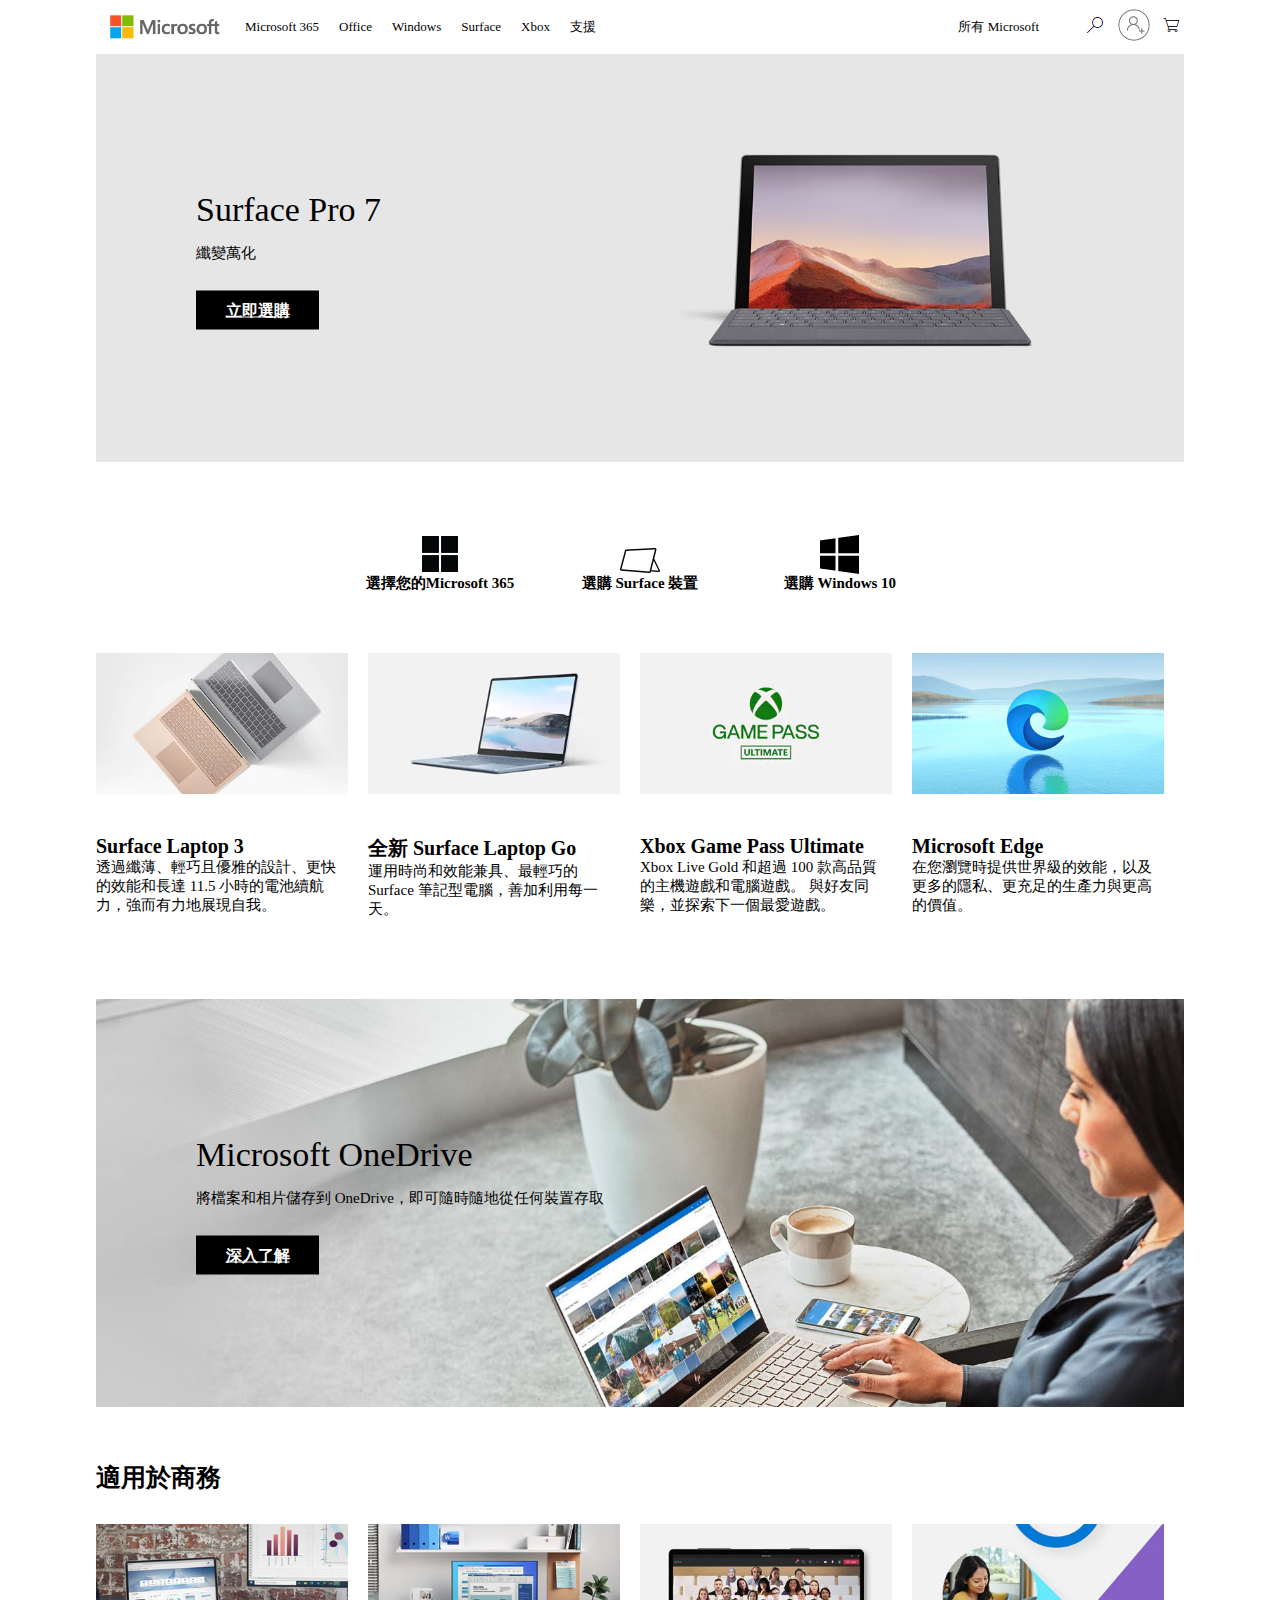
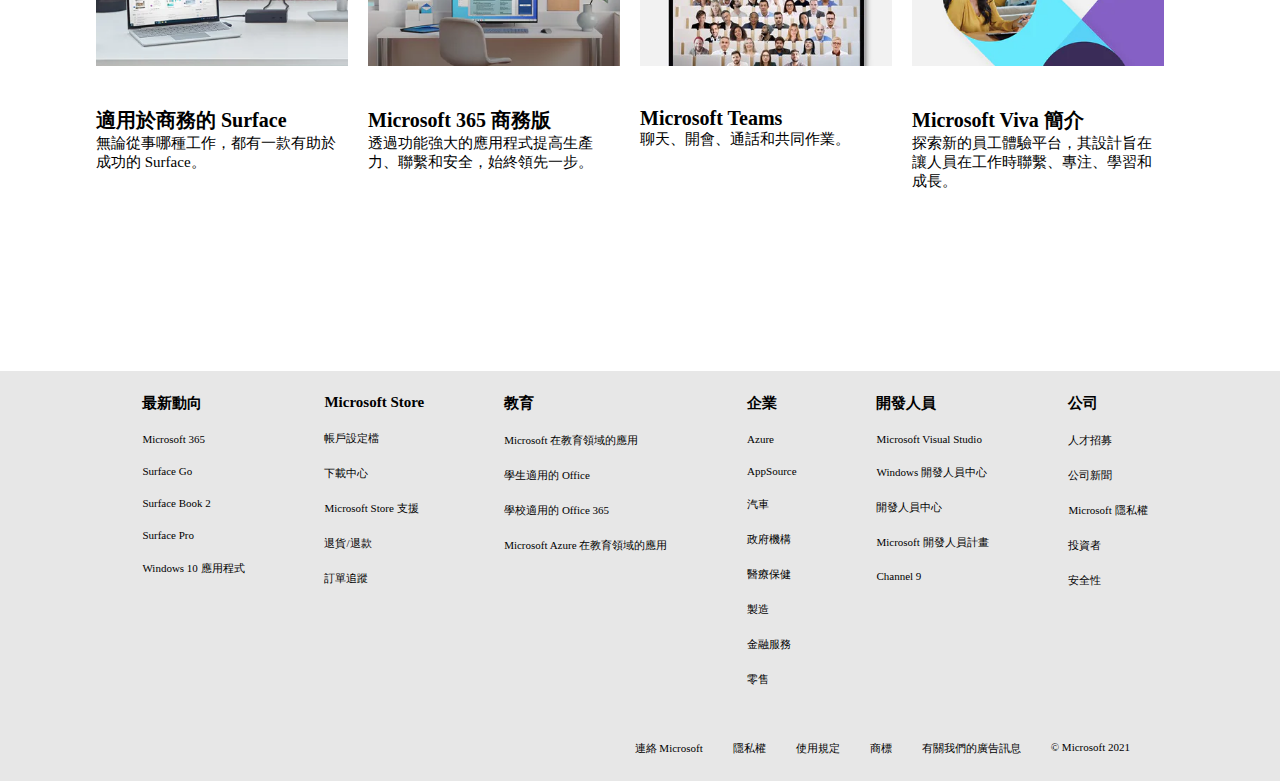
<file: index.html>
<!DOCTYPE html>
<html lang="en">

<head>
    <meta charset="UTF-8">
    <meta http-equiv="X-UA-Compatible" content="IE=edge">
    <meta name="viewport" content="width=device-width, initial-scale=1.0">
    <title>Document</title>
    <link rel="stylesheet" href="./css/pc.css">
</head>

<body>
    <header>
        <nav>
            <div class="nav">
                <a href="" class="logo">
                    <img src="./img/logo.png">
                </a>
                <div class="topM">
                    <div id="l1" class="menu-link">Microsoft 365</div>
                    <div class="menu-link">Office</div>
                    <div class="menu-link">Windows</div>
                    <div class="menu-link">Surface</div>
                    <div class="menu-link">Xbox</div>
                    <div class="menu-link">支援</div>
                </div>
                <div class="burger">
                    <img src="./img/burger.png" alt="">
                </div>

                <div class="topR">
                    <div class="btn-logo">
                        所有 Microsoft
                        <div class="btn-logo-all">
                            <ul>
                                <li>軟體</li>
                                <li>Windows 應用程式</li>
                                <li>OneDrive</li>
                                <li>Outlook</li>
                                <li>Skype</li>
                                <li>OneNote</li>
                                <li>Microsoft Teams</li>
                            </ul>
                            <ul>
                                <li>個人電腦和設備</li>
                                <li>選購 Xbox</li>
                                <li>電腦配件</li>
                            </ul>
                            <ul>
                                <li>娛樂</li>
                                <li>Xbox Game Pass Ultimate</li>
                                <li>Xbox Live Gold</li>
                                <li>Xbox 與遊戲</li>
                                <li>電腦遊戲</li>
                                <li>Windows 遊戲</li>
                            </ul>
                            <ul>
                                <li>商務適用</li>
                                <li>Microsoft Azure</li>
                                <li>Microsoft Dynamics 365</li>
                                <li>Microsoft 365</li>
                                <li>Microsoft Industry</li>
                                <li>資料平台</li>
                                <li>Power Platform</li>
                                <li>選購商務版</li>
                            </ul>
                            <ul>
                                <li>Developer & IT</li>
                                <li>.NET</li>
                                <li>Visual Studio</li>
                                <li>Windows Server</li>
                                <li>開發 Windows 應用程式</li>
                                <li>文件</li>
                                <li>Power Apps</li>
                            </ul>
                            <ul>
                                <li>其他</li>
                                <li>Microsoft Rewards</li>
                                <li>免費下載與安全性</li>
                                <li>教育</li>
                                <li>禮品卡</li>
                                <li>Licensing</li>
                            </ul>
                            <div class="map">
                                <div class="mapp">
                                    檢視網站地圖
                                </div>
                            </div>

                        </div>
                    </div>

                    <div class="bb btn-search">
                        搜尋
                    </div>
                    <div class="search-img">
                        <img src="./img/search-img.png" alt="">
                    </div>
                    <div class="bb btn-login">
                        登入
                    </div>
                    <div class="login-img">
                        <img src="./img/login-img.png" alt="">
                    </div>
                    <div class="bb btn-shop">
                        購物車
                    </div>
                    <div class="shopping-img">
                        <img src="./img/shopping-img.png" alt="">
                    </div>
                </div>
                <div class="phone-all">
                    <ul>
                        <li>Microsoft 365</li>
                        <li>Office</li>
                        <li>Windows</li>
                        <li>Surface</li>
                        <li>Xbox</li>
                        <li>支援</li>
                        <li>軟體</li>
                        <li>個人電腦和設備</li>
                        <li>娛樂</li>
                        <li>商務適用</li>
                        <li>Developer & IT</li>
                        <li>其他</li>
                        <li>檢視網站地圖</li>
                    </ul>
                </div>
            </div>

        </nav>
    </header>
    <main>
        <div class="containerA">
            <picture>
                <source media="(min-width:1084px)" srcset="./img/RE4ntGe.jpg">
                <source media="(min-width:770px)" srcset="./img/RE4ntGe-1083.png">
                <img src="./img/RE4ntGe-767.png" style="width:100%;">
            </picture>
            <div class="left">
                <div class="link A">Surface Pro 7</div>
                <div class="link B">纖變萬化</div>
                <a href="" class="link C">立即選購</a>
            </div>
        </div>
        <div class="item">
            <div class="item- A">
                <img src="./img/logo_2.png" alt="">
                <div class="word">選擇您的Microsoft 365</div>
            </div>
            <div class="item- B">
                <img src="./img/logo_3.png" alt="">
                <div class="word">選購 Surface 裝置</div>
            </div>
            <div class="item- C">
                <img src="./img/logo_4.png" alt="">
                <div class="word">選購 Windows 10</div>
            </div>
        </div>
        <div class="products">
            <div class="product- A">
                <img src="./img/logo_5.png" alt="">
                <div class="big_word">
                    Surface Laptop 3
                </div>
                <div class="word">
                    透過纖薄、輕巧且優雅的設計、更快的效能和長達 11.5 小時的電池續航力，強而有力地展現自我。
                </div>
            </div>
            <div class="product- B">
                <img src="./img/logo_6.png" alt="">
                <div class="big_word">
                    全新 Surface Laptop Go
                </div>
                <div class="word">
                    運用時尚和效能兼具、最輕巧的 Surface 筆記型電腦，善加利用每一天。
                </div>
            </div>
            <div class="product- C">
                <img src="./img/logo_7.png" alt="">
                <div class="big_word">
                    Xbox Game Pass Ultimate
                </div>
                <div class="word">
                    Xbox Live Gold 和超過 100 款高品質的主機遊戲和電腦遊戲。 與好友同樂，並探索下一個最愛遊戲。
                </div>
            </div>
            <div class="product- D">
                <img src="./img/logo_8.png" alt="">
                <div class="big_word">
                    Microsoft Edge
                </div>
                <div class="word">
                    在您瀏覽時提供世界級的效能，以及更多的隱私、更充足的生產力與更高的價值。
                </div>
            </div>
        </div>
        <div class="containerB">
            <picture>
                <source media="(min-width:1084px)" srcset="./img/RE3hFDE.png">
                <source media="(min-width:768px)" srcset="./img/RE3hFDE-1083.png">
                <img src="./img/RE3hFDE-767.png" style="width:100%;">
            </picture>
            <div class="left">
                <div class="link A">Microsoft OneDrive</div>
                <div class="link B">將檔案和相片儲存到 OneDrive，即可隨時隨地從任何裝置存取</div>
                <a href="" class="link C">深入了解</a>
            </div>
        </div>
        <div class="heading">
            <div class="word">適用於商務</div>
        </div>
        <div class="productsB">
            <div class="product- A">
                <img src="./img/footerA.png" alt="">
                <div class="big_word">
                    適用於商務的 Surface
                </div>
                <div class="word">
                    無論從事哪種工作，都有一款有助於成功的 Surface。
                </div>
            </div>
            <div class="product- B">
                <img src="./img/footerB.png" alt="">
                <div class="big_word">
                    Microsoft 365 商務版
                </div>
                <div class="word">
                    透過功能強大的應用程式提高生產力、聯繫和安全，始終領先一步。
                </div>
            </div>
            <div class="product- C">
                <img src="./img/footerC.png" alt="">
                <div class="big_word">
                    Microsoft Teams
                </div>
                <div class="word">
                    聊天、開會、通話和共同作業。
                </div>
            </div>
            <div class="product- D">
                <img src="./img/footerD.png" alt="">
                <div class="big_word">
                    Microsoft Viva 簡介
                </div>
                <div class="word">
                    探索新的員工體驗平台，其設計旨在讓人員在工作時聯繫、專注、學習和成長。
                </div>
            </div>
        </div>
    </main>
    <footer>
        <nav>
            <div class="footer-nav">
                <div class="all">
                    <ul>
                        <li>最新動向</li>
                        <li>Microsoft 365</li>
                        <li>Surface Go</li>
                        <li>Surface Book 2</li>
                        <li>Surface Pro</li>
                        <li>Windows 10 應用程式</li>
                    </ul>
                    <ul>
                        <li>Microsoft Store</li>
                        <li>帳戶設定檔</li>
                        <li>下載中心</li>
                        <li>Microsoft Store 支援</li>
                        <li>退貨/退款</li>
                        <li>訂單追蹤</li>
                    </ul>
                    <ul>
                        <li>教育</li>
                        <li>Microsoft 在教育領域的應用</li>
                        <li>學生適用的 Office</li>
                        <li>學校適用的 Office 365</li>
                        <li>Microsoft Azure 在教育領域的應用</li>
                    </ul>
                    <ul>
                        <li>企業</li>
                        <li>Azure</li>
                        <li>AppSource</li>
                        <li>汽車</li>
                        <li>政府機構</li>
                        <li>醫療保健</li>
                        <li>製造</li>
                        <li>金融服務</li>
                        <li>零售</li>
                    </ul>
                    <ul>
                        <li>開發人員</li>
                        <li>Microsoft Visual Studio</li>
                        <li>Windows 開發人員中心</li>
                        <li>開發人員中心</li>
                        <li>Microsoft 開發人員計畫</li>
                        <li>Channel 9</li>
                    </ul>
                    <ul>
                        <li>公司</li>
                        <li>人才招募</li>
                        <li>公司新聞</li>
                        <li>Microsoft 隱私權</li>
                        <li>投資者</li>
                        <li>安全性</li>
                    </ul>
                </div>
                <div class="footer-btm">
                    <div class="left"></div>
                    <div class="right">
                        <ul>
                            <li>連絡 Microsoft</li>
                            <li>隱私權</li>
                            <li>使用規定</li>
                            <li>商標</li>
                            <li>有關我們的廣告訊息</li>
                            <li>© Microsoft 2021</li>
                        </ul>
                    </div>
                </div>
            </div>
        </nav>
    </footer>
</body>

</html>
</file>
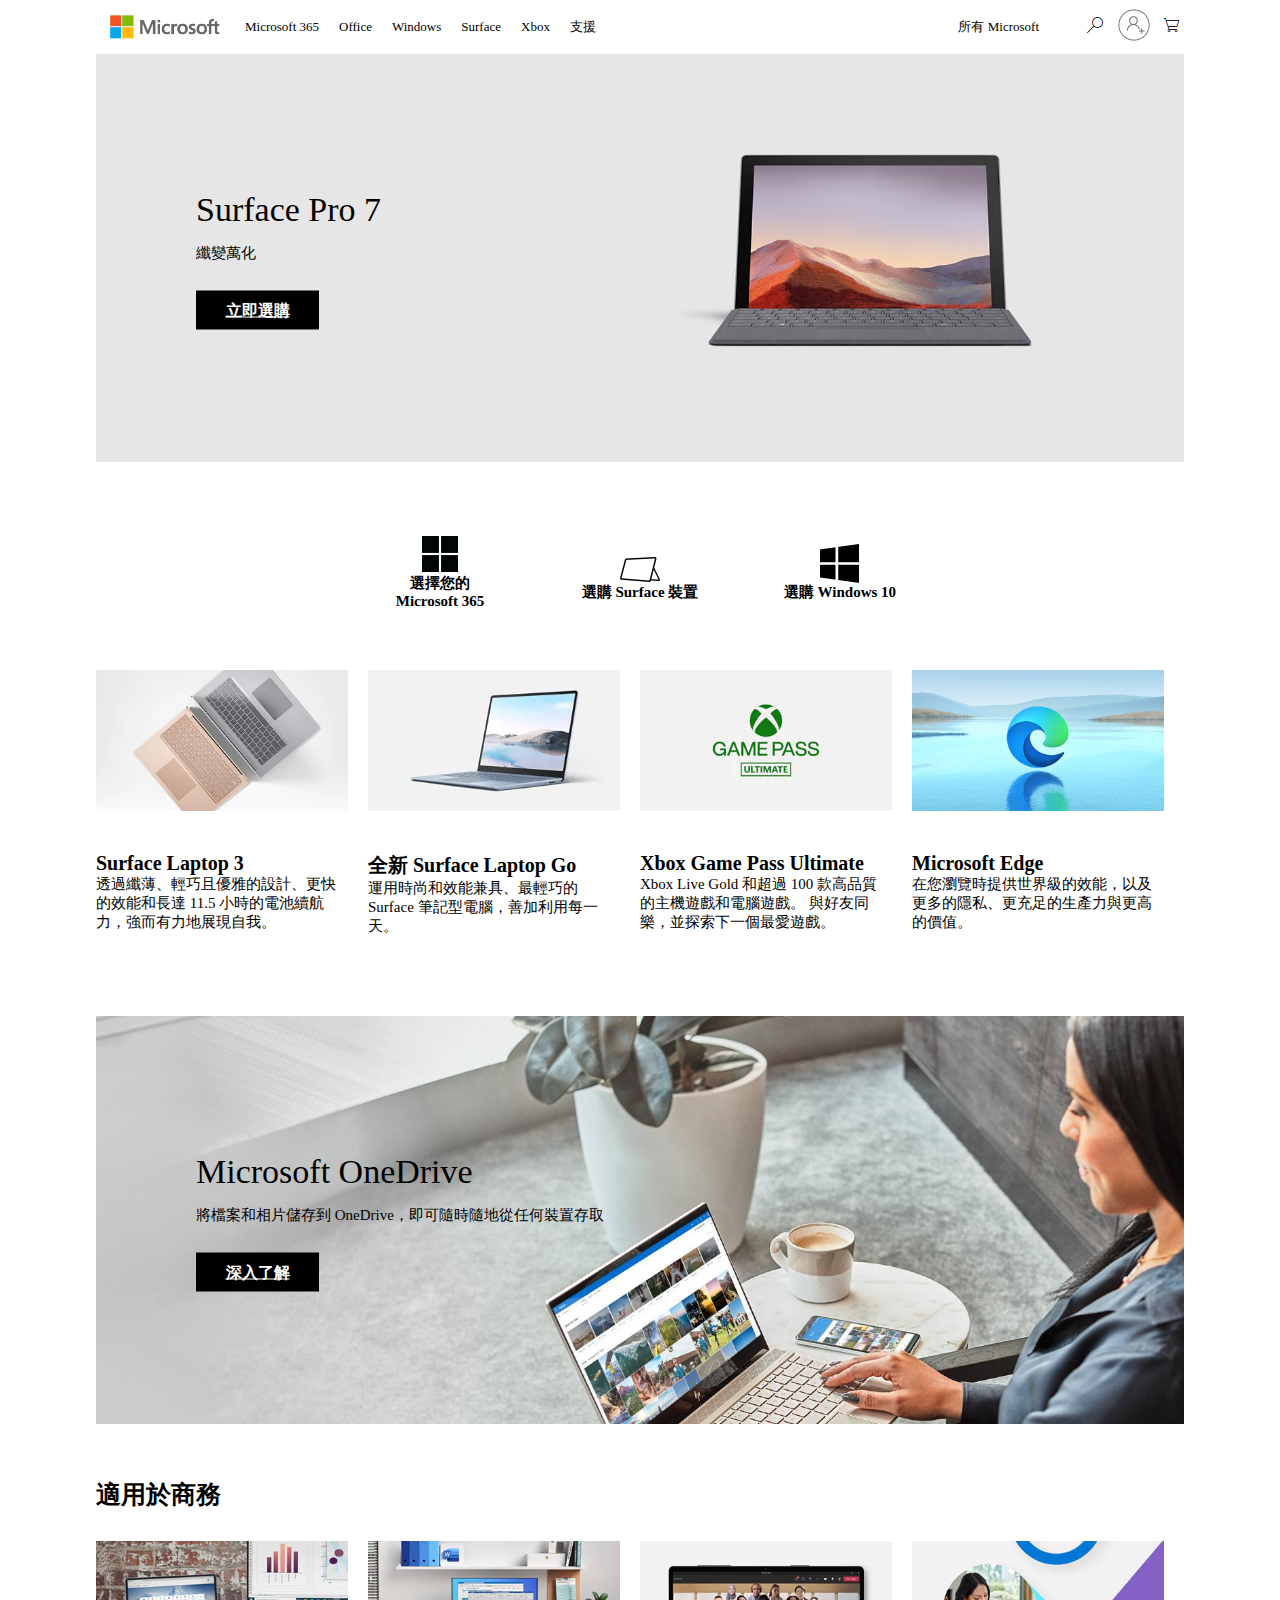
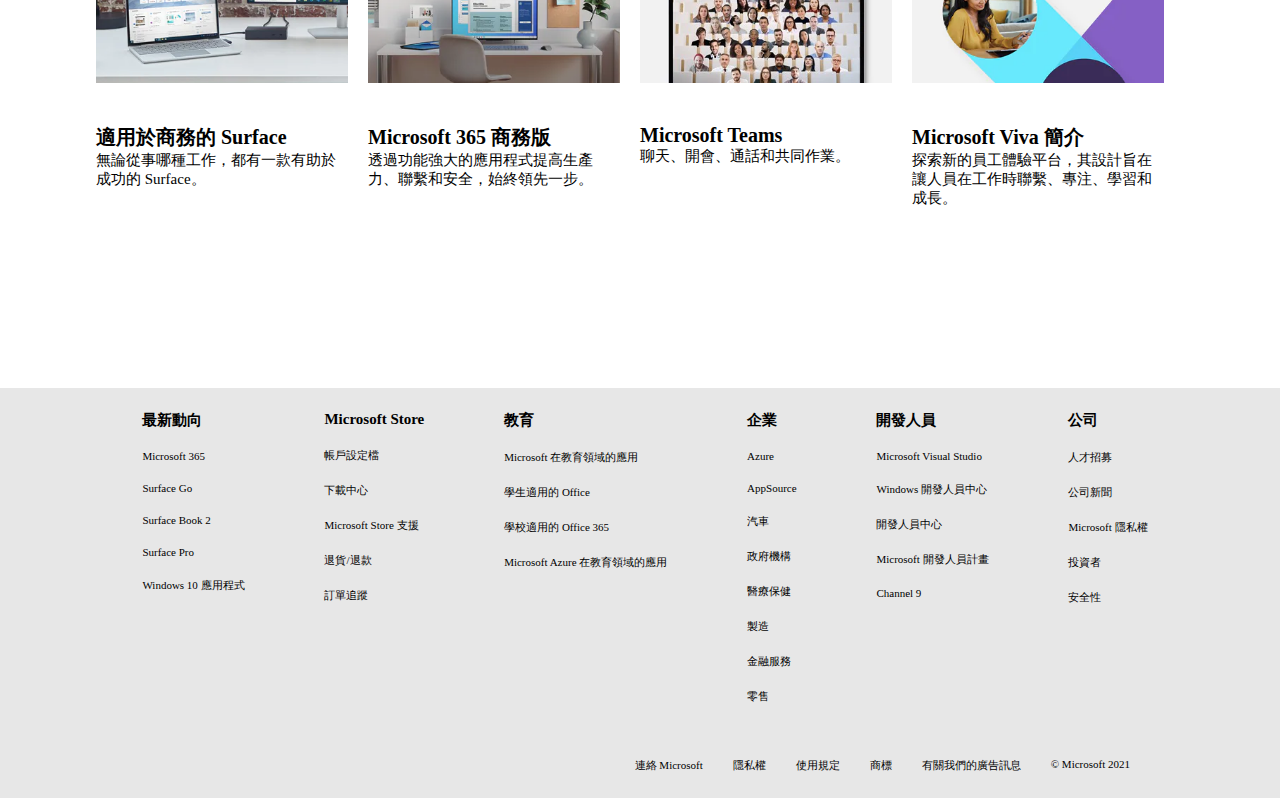
<file: fakeMicrosoft.html>
<!DOCTYPE html>
<html lang="en">

<head>
    <meta charset="UTF-8">
    <meta http-equiv="X-UA-Compatible" content="IE=edge">
    <meta name="viewport" content="width=device-width, initial-scale=1.0">
    <title>Document</title>
    <link rel="stylesheet" href="../css/pc.css">
</head>

<body>
    <header>
        <nav>
            <div class="nav">
                <a href="" class="logo">
                    <img src="../img/logo.png">
                </a>
                <div class="topM">
                    <div id="l1" class="menu-link">Microsoft 365</div>
                    <div class="menu-link">Office</div>
                    <div class="menu-link">Windows</div>
                    <div class="menu-link">Surface</div>
                    <div class="menu-link">Xbox</div>
                    <div class="menu-link">支援</div>
                </div>
                <div class="burger">
                    <img src="../img/burger.png" alt="">
                </div>

                <div class="topR">
                    <div class="btn-logo">
                        所有 Microsoft
                        <div class="btn-logo-all">
                            <ul>
                                <li>軟體</li>
                                <li>Windows 應用程式</li>
                                <li>OneDrive</li>
                                <li>Outlook</li>
                                <li>Skype</li>
                                <li>OneNote</li>
                                <li>Microsoft Teams</li>
                            </ul>
                            <ul>
                                <li>個人電腦和設備</li>
                                <li>選購 Xbox</li>
                                <li>電腦配件</li>
                            </ul>
                            <ul>
                                <li>娛樂</li>
                                <li>Xbox Game Pass Ultimate</li>
                                <li>Xbox Live Gold</li>
                                <li>Xbox 與遊戲</li>
                                <li>電腦遊戲</li>
                                <li>Windows 遊戲</li>
                            </ul>
                            <ul>
                                <li>商務適用</li>
                                <li>Microsoft Azure</li>
                                <li>Microsoft Dynamics 365</li>
                                <li>Microsoft 365</li>
                                <li>Microsoft Industry</li>
                                <li>資料平台</li>
                                <li>Power Platform</li>
                                <li>選購商務版</li>
                            </ul>
                            <ul>
                                <li>Developer & IT</li>
                                <li>.NET</li>
                                <li>Visual Studio</li>
                                <li>Windows Server</li>
                                <li>開發 Windows 應用程式</li>
                                <li>文件</li>
                                <li>Power Apps</li>
                            </ul>
                            <ul>
                                <li>其他</li>
                                <li>Microsoft Rewards</li>
                                <li>免費下載與安全性</li>
                                <li>教育</li>
                                <li>禮品卡</li>
                                <li>Licensing</li>
                            </ul>
                            <div class="map">
                                <div class="mapp">
                                    檢視網站地圖
                                </div>
                            </div>

                        </div>
                    </div>

                    <div class="bb btn-search">
                        搜尋
                    </div>
                    <div class="search-img">
                        <img src="../img/search-img.png" alt="">
                    </div>
                    <div class="bb btn-login">
                        登入
                    </div>
                    <div class="login-img">
                        <img src="../img/login-img.png" alt="">
                    </div>
                    <div class="bb btn-shop">
                        購物車
                    </div>
                    <div class="shopping-img">
                        <img src="../img/shopping-img.png" alt="">
                    </div>
                </div>
                <div class="phone-all">
                    <ul>
                        <li>Microsoft 365</li>
                        <li>Office</li>
                        <li>Windows</li>
                        <li>Surface</li>
                        <li>Xbox</li>
                        <li>支援</li>
                        <li>軟體</li>
                        <li>個人電腦和設備</li>
                        <li>娛樂</li>
                        <li>商務適用</li>
                        <li>Developer & IT</li>
                        <li>其他</li>
                        <li>檢視網站地圖</li>
                    </ul>
                </div>
            </div>

        </nav>
    </header>
    <main>
        <div class="containerA">
            <picture>
                <source media="(min-width:1084px)" srcset="../img/RE4ntGe.jpg">
                <source media="(min-width:770px)" srcset="../img/RE4ntGe-1083.png">
                <img src="../img/RE4ntGe-767.png" style="width:100%;">
            </picture>
            <div class="left">
                <div class="link A">Surface Pro 7</div>
                <div class="link B">纖變萬化</div>
                <a href="" class="link C">立即選購</a>
            </div>
        </div>
        <div class="item">
            <div class="item- A">
                <img src="../img/logo_2.png" alt="">
                <div class="word">選擇您的 <br>Microsoft 365</br></div>
            </div>
            <div class="item- B">
                <img src="../img/logo_3.png" alt="">
                <div class="word">選購 Surface 裝置</div>
            </div>
            <div class="item- C">
                <img src="../img/logo_4.png" alt="">
                <div class="word">選購 Windows 10</div>
            </div>
        </div>
        <div class="products">
            <div class="product- A">
                <img src="../img/logo_5.png" alt="">
                <div class="big_word">
                    Surface Laptop 3
                </div>
                <div class="word">
                    透過纖薄、輕巧且優雅的設計、更快的效能和長達 11.5 小時的電池續航力，強而有力地展現自我。
                </div>
            </div>
            <div class="product- B">
                <img src="../img/logo_6.png" alt="">
                <div class="big_word">
                    全新 Surface Laptop Go
                </div>
                <div class="word">
                    運用時尚和效能兼具、最輕巧的 Surface 筆記型電腦，善加利用每一天。
                </div>
            </div>
            <div class="product- C">
                <img src="../img/logo_7.png" alt="">
                <div class="big_word">
                    Xbox Game Pass Ultimate
                </div>
                <div class="word">
                    Xbox Live Gold 和超過 100 款高品質的主機遊戲和電腦遊戲。 與好友同樂，並探索下一個最愛遊戲。
                </div>
            </div>
            <div class="product- D">
                <img src="../img/logo_8.png" alt="">
                <div class="big_word">
                    Microsoft Edge
                </div>
                <div class="word">
                    在您瀏覽時提供世界級的效能，以及更多的隱私、更充足的生產力與更高的價值。
                </div>
            </div>
        </div>
        <div class="containerB">
            <picture>
                <source media="(min-width:1084px)" srcset="../img/RE3hFDE.png">
                <source media="(min-width:768px)" srcset="../img/RE3hFDE-1083.png">
                <img src="../img/RE3hFDE-767.png" style="width:100%;">
            </picture>
            <div class="left">
                <div class="link A">Microsoft OneDrive</div>
                <div class="link B">將檔案和相片儲存到 OneDrive，即可隨時隨地從任何裝置存取</div>
                <a href="" class="link C">深入了解</a>
            </div>
        </div>
        <div class="heading">
            <div class="word">適用於商務</div>
        </div>
        <div class="productsB">
            <div class="product- A">
                <img src="../img/footerA.png" alt="">
                <div class="big_word">
                    適用於商務的 Surface
                </div>
                <div class="word">
                    無論從事哪種工作，都有一款有助於成功的 Surface。
                </div>
            </div>
            <div class="product- B">
                <img src="../img/footerB.png" alt="">
                <div class="big_word">
                    Microsoft 365 商務版
                </div>
                <div class="word">
                    透過功能強大的應用程式提高生產力、聯繫和安全，始終領先一步。
                </div>
            </div>
            <div class="product- C">
                <img src="../img/footerC.png" alt="">
                <div class="big_word">
                    Microsoft Teams
                </div>
                <div class="word">
                    聊天、開會、通話和共同作業。
                </div>
            </div>
            <div class="product- D">
                <img src="../img/footerD.png" alt="">
                <div class="big_word">
                    Microsoft Viva 簡介
                </div>
                <div class="word">
                    探索新的員工體驗平台，其設計旨在讓人員在工作時聯繫、專注、學習和成長。
                </div>
            </div>
        </div>
    </main>
    <footer>
        <nav>
            <div class="footer-nav">
                <div class="all">
                    <ul>
                        <li>最新動向</li>
                        <li>Microsoft 365</li>
                        <li>Surface Go</li>
                        <li>Surface Book 2</li>
                        <li>Surface Pro</li>
                        <li>Windows 10 應用程式</li>
                    </ul>
                    <ul>
                        <li>Microsoft Store</li>
                        <li>帳戶設定檔</li>
                        <li>下載中心</li>
                        <li>Microsoft Store 支援</li>
                        <li>退貨/退款</li>
                        <li>訂單追蹤</li>
                    </ul>
                    <ul>
                        <li>教育</li>
                        <li>Microsoft 在教育領域的應用</li>
                        <li>學生適用的 Office</li>
                        <li>學校適用的 Office 365</li>
                        <li>Microsoft Azure 在教育領域的應用</li>
                    </ul>
                    <ul>
                        <li>企業</li>
                        <li>Azure</li>
                        <li>AppSource</li>
                        <li>汽車</li>
                        <li>政府機構</li>
                        <li>醫療保健</li>
                        <li>製造</li>
                        <li>金融服務</li>
                        <li>零售</li>
                    </ul>
                    <ul>
                        <li>開發人員</li>
                        <li>Microsoft Visual Studio</li>
                        <li>Windows 開發人員中心</li>
                        <li>開發人員中心</li>
                        <li>Microsoft 開發人員計畫</li>
                        <li>Channel 9</li>
                    </ul>
                    <ul>
                        <li>公司</li>
                        <li>人才招募</li>
                        <li>公司新聞</li>
                        <li>Microsoft 隱私權</li>
                        <li>投資者</li>
                        <li>安全性</li>
                    </ul>
                </div>
                <div class="footer-btm">
                    <div class="left"></div>
                    <div class="right">
                        <ul>
                            <li>連絡 Microsoft</li>
                            <li>隱私權</li>
                            <li>使用規定</li>
                            <li>商標</li>
                            <li>有關我們的廣告訊息</li>
                            <li>© Microsoft 2021</li>
                        </ul>
                    </div>
                </div>
            </div>
        </nav>
    </footer>
</body>

</html>
</file>
<file: css/pc.css>
body{
    margin: 0;
    padding: 0;
    font-family: 'Segoe UI';
}
header{
    max-width: 85%;
    margin: 0 auto;
}
.nav{
    max-width: 100%;
    height: 54px;
    margin: 0 auto;
    display: flex;
    position: relative;  
}
.burger{
    display: none;
}
.logo{
    width: 137px;
    height: 54px;
    position: relative;
}
.logo img{
    width: 80%;
    position: absolute;
    left: 50%;
    top: 50%;
    transform: translate(-50%, -50%);
}
.topM{
    display:flex;
}
.phone-all{
    display: none;
}
.menu-link{
    height: 100%;
    padding: 0 8px;
    margin: 0 7px;
    font-size: 13px;
    line-height: 54px;
}
#l1{
    margin-left:7px;
}
.topR{      
    height: 54px;
    display:flex;
    align-items: center;          
    margin-left: auto;
    font-size: 13px;
}
.btn-logo{   
    position: relative;    
}
.btn-logo-all{
    background-color: whitesmoke;
    width: 1230px;
    height: 392px;
    display: flex;
    position: absolute;
    top: 35px;
    left: -910px;
    flex-wrap: wrap;
    z-index: 1;
    display: none;    
}
.btn-logo:hover .btn-logo-all{
    display: flex;
}
.btn-logo .btn-logo-all ul{
    width: 195px;
    padding: 0;
    margin: 0;
}
.bb{
    margin-left: 48px;
}
li{
    list-style-type: none;
    padding: 16px 0px 8px 24px;
}

.map{
    width: 100%;
    height: 38px;
    background-color: rgb(218, 218, 218);
    display: flex;
    justify-content: center;
    align-items: center;
    border-bottom: 2px solid black;
    margin-top: auto;
}

/* ---------------------------------------------------- */

main{
    max-width: 85%;
    margin: 0 auto;
}
.containerA{
    width: 100%;
    margin: 0 auto;
    position: relative;
}
.containerA .left{
    height: 139px;
    position: absolute;
    left: 100px;
    top: 50%;
    transform: translateY(-50%);
    display: flex;
    flex-direction: column;
    justify-content: space-between;
}
.containerA picture img{
    width: 100%;    
}
.containerA .left .A{
    font-size: 34px;
}
.containerA .left .B{
    font-size: 15px;
}
.containerA .left .C{
    width: 123px;
    height: 39px;
    background-color: black;
    color: white;
    text-align: center;
    line-height: 39px;
    font-weight: 900;
    margin-top: 13px;
}
.item{
    width: 100%;
    padding-top: 48px;
    margin: 20px auto;
    display: flex;
    justify-content: center;
}
.item-{
    width: 200px;
    background-color: white;
    display: flex;
    flex-direction: column;
    justify-content: center;
    align-items: center;
    font-size: 15px;
}
.item- img{
    width: 40px;
    height: 40px;
}
.item .item- .word{
    text-align: center;
    font-weight: 600;
}
.products{
    width: 100%;
    margin: 30px auto 0px;
    display: flex;
    justify-content: center;  
    margin-top: 60px;  
}
.products .product-{
    width: 100%;
}
.products .product- img{
    width: calc(100% - 20px);
}
.products .product- .big_word{
    font-size: 20px;
    font-weight: 600;
    margin-top: 37px;
}
.products .product- .word{
    width: calc(100% - 20px);
    font-size: 15px;
    text-align: left;
}  
.containerB{
    width: 100%;
    margin: 0 auto;
    position: relative;
    margin-top: 80px;
}
.containerB .left{
    height: 139px;
    position: absolute;
    left: 100px;
    top: 50%;
    transform: translateY(-50%);
    display: flex;
    flex-direction: column;
    justify-content: space-between;
}
.containerB img{
    width: 100%;    
}
.containerB .left .A{
    font-size: 34px;
}
.containerB .left .B{
    font-size: 15px;
}
.containerB .left .C{
    width: 123px;
    height: 39px;
    background-color: black;
    color: white;
    text-align: center;
    line-height: 39px;
    font-weight: 900;
    margin-top: 13px;
}
.heading .word{
    margin-top: 50px;
    font-size: 25px;
    font-weight: 600;
}
.productsB{
    width: 100%;
    margin: 30px auto 0px;
    display: flex;
    justify-content: center;    
}
.productsB .product-{
    width: 100%;
}
.productsB .product- img{
    width: calc(100% - 20px);
}
.productsB .product- .big_word{
    font-size: 20px;
    font-weight: 600;
    margin-top: 37px;
}
.productsB .product- .word{
    width: calc(100% - 20px);
    font-size: 15px;
    text-align: left;
}
.footer-nav{
    width: 100%;
    background-color: rgb(231, 231, 231);
    margin-top: 180px;
    padding-bottom: 25px;
}
.footer-nav .all{
    display: flex;
    padding: 0 8%;
    flex-wrap: wrap;
    justify-content: space-between;   
    font-size: 11px; 
    margin-right: 30px;
}
.footer-nav .all li{
    margin: 0;
    padding: 0;
    padding: 12px 0 8px
}
.footer-nav .all ul :first-child{
    font-size: 15px;
    font-weight: 600;
}
.footer-btm {
    margin: 0 auto;
    width: calc(100% - 300px);
}
.footer-btm .right{
    width: 100%;
    margin-top: 25px;
}
.footer-btm .right ul{
    width: 100%;
    display: flex;
    justify-content: flex-end;
    padding: 0;
    margin: 0;
}
.footer-btm .right ul li{
    padding: 0;
    margin: 0;
    font-size: 11px;
    margin-left: 30px;
    margin-top: 10px;    
}
@media(max-width: 1400px){
    .menu-link{
        padding: 0 5px;
        margin: 0 5px;
    }

    .bb{
        display: none;
    }
    .topR{
        justify-content: flex-end;
    }
    .search-img, .shopping-img, .login-img{
        margin-left: 10px;
    }
    .btn-logo{
        margin-right: 35px;
    }
}

/* -------------------------------------- */
@media(max-width: 1229px){
    .btn-logo-all{
        width: 1025px;
        height: 660px;
        top: 35px;
        left: -840px;           
    }
} 
@media(max-width: 1125px){
    .btn-logo-all{
        left: -790px;           
    }
}    
@media(max-width: 1083px){
    header{
        max-width: 95%;
    }
    .btn-logo-all{
        width: 1025px;
        height: 660px;
        top: 35px;
        left: -800px;           
    } 
    main{
        max-width: 100%; 
    }
    .containerA .left .A{
        font-size: 25px;
        font-weight: 600;
    }
    .containerB .left{
        width: 330px;
    }
    .containerB .left .A{
        font-size: 25px;
        font-weight: 600;
    }
    .products{
        width: 90%;
        display: unset;
        margin: 0 auto;
        display: flex;
        flex-wrap: wrap;
        justify-content: space-between;
        margin-top: 50px;
    }    
    .products .product-{
        padding: unset;
        margin: unset;
        width: calc(50% - 5px);
        margin-bottom: 90px;
    }
    .products .A, .products .C{
        float: left;
    }
    .products .B, .products .D{
        float: right;
    }
    .heading{
        width: 90%;
        margin: 0 auto;
        font-size: 15px;
    }
    .productsB{
        width: 90%;
        display: unset;
        margin: 0 auto;
        display: flex;
        flex-wrap: wrap;
        justify-content: space-between;
        margin-top: 25px;
    }
    .productsB .product-{
        padding: unset;
        margin: unset;
        width: calc(50% - 5px);
        margin-bottom: 90px;
    }
    .productsB .A, .products .C{
        float: left;
    }
    .productsB .B, .products .D{
        float: right;
    }

   .footer-nav{
       padding: 0;
       margin: 0;
       height: 624px;
   } 
   .footer-nav .all{
        display: unset;
        padding: 0;   
        margin: 0;
        width: 95%;
        margin: 0 auto;
        display: flex;
    }
    .footer-nav .all ul{
        margin: 0;
        width: 33.3%;
        padding: 25px 0;
    }
    .footer-nav .all li{
        margin: 0;
        padding: 8px;
    }
    .footer-btm {
        width: 100%;
        margin: 0;
        float: right;
    }
    .footer-btm .right{
        margin: 0;       
    }
    .footer-btm .right ul li{
        padding: 0 24px 0 0;
        margin: 0;
    }
}
@media(max-width: 850px){
    header{
        max-width: 100%;
    }
    .nav{
        width: 100%;
    }
    .nav .logo{
        padding: 0;
        margin: 0;
        justify-self: center;
        position:absolute;
        left: 50%;
        transform: translateX(-50%);
    }   
    .topM{
        display: none;
    }
    .topR{
        margin: 0 auto;
        width: 97%;
        display: unset;
        justify-content: unset;
    }
    .burger,.topR .search-img{
        display: unset;
        float: left;
        margin-top: 20px;
    }
    .topR .search-img{
        margin-left: 20px;
    }
    .topR .login-img, .topR .shopping-img{
        display: unset;
        float: right; 

    }
    .topR .shopping-img{
        margin-top: 20px;
        margin-right: 10px;
    }
    .topR .login-img{
        margin-top: 10px;
    }
    .btn-logo{
        display: none;
        position: unset;
        margin: unset;
    }
    .phone-all{
        position: absolute;
        top: 54px;
        left: 0px;
        display: unset;
        background-color: rgb(240, 240, 240);
        width: 100%;
        z-index: 99;
        display: none;
    }
    .phone-all ul{
        width: 100%;
        margin: 0;
        padding: 0;
        list-style-type: none;
    }
    .phone-all ul li{
        list-style-type: none;
        margin: 0;
        padding: 0;
        margin: 1px;
        padding: 14px 0 15px 15px;
        font-size: 15px;
        border-top: 1px solid rgb(201, 201, 201);
    }
    .phone-all ul:last-child{
        border-bottom: 1px solid;
    }
    .burger:hover ~.phone-all{
        display: block;
    }
}
@media(max-width: 770px){
    .containerA .left, .containerB .left{
        width: unset;
        background-color: rgb(232, 232, 232);
        position: unset;
        transform: unset;
        height: 320px;
        justify-content:center;
        align-items: center;
        margin-top: -4px;
    }

    .nav{
        display: block;
    }
    


}

@media(max-width:350px){
    main .containerA .left{
        height: unset;
    }
    main .item{
        display: block;
        padding: 48px 16px;
        margin:unset;
    }
    main .item .item- {
        flex-direction: unset;
        width: unset;
        padding: 12px 6px;
        justify-content: flex-start;
    }
    main .item .A .word,
    main .item .B .word,
    main .item .C .word{
        font-size: 15px;
    }
    main .item .item- img{
        width: 20px;
        height: 20px;
        margin-right: 8px;       
    }
    main .products{
        width: 95%;
        margin: 0 auto;
    }
    main .products .product-{
        width: 100%;
        display: flex;
        flex-wrap: wrap;
        justify-content: center;
        padding: 12px 0 12px;
        margin: 0;
    }
    main .products .product- .word{
        text-align: center;
    }

    main .containerB .left{
        height: unset;
    }

    main .productsB{
        width: 95%;
        margin: 0 auto;
    }
    main .productsB .product-{
        width: 100%;
        display: flex;
        flex-wrap: wrap;
        justify-content: center;
        padding: 12px 0 12px;
        margin: 0;
    }
    main .productsB .product- .word{
        text-align: center;
    }

    footer nav .footer-nav{
        display: flex;
        height: unset;
        flex-wrap: wrap;
    }
    footer nav .footer-nav .all ul{
        width: 100%;
    }

    footer nav .footer-nav .footer-btm {
        width: 95%;
        margin: 0 auto;
    }
    footer nav .footer-nav .footer-btm ul{
        padding: 30px 24px 16px;
        flex-wrap: wrap;
        justify-content: flex-start;
    }
    footer nav .footer-nav .footer-btm ul li{
        padding:6px 10px 0px 0px;
    }
}
</file>
